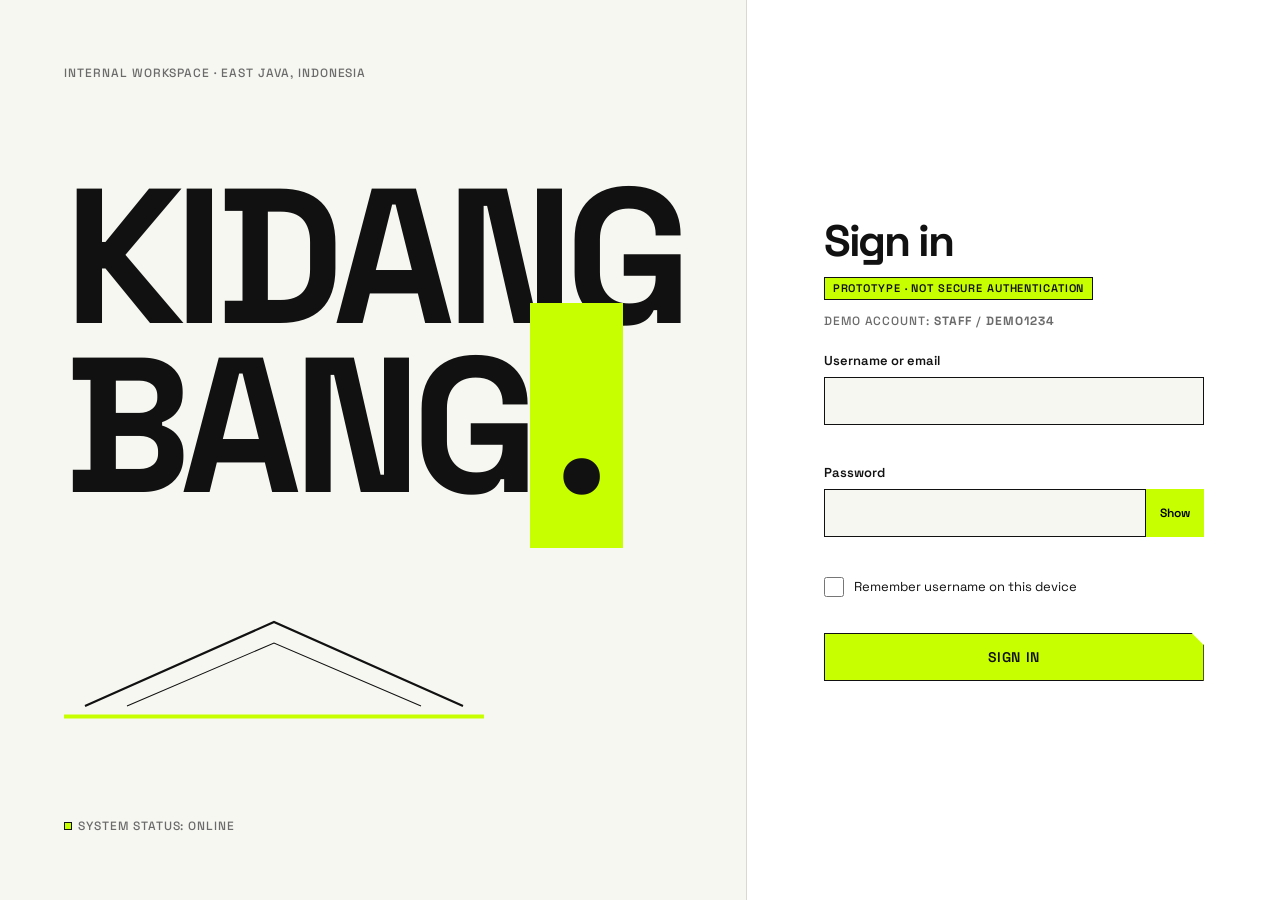
<file: index.html>
<!doctype html><html lang="en"><head><meta charset="utf-8"><meta name="viewport" content="width=device-width,initial-scale=1"><title>Sign in — KIDANG BANG</title>
<link rel="preconnect" href="https://fonts.googleapis.com"><link rel="preconnect" href="https://fonts.gstatic.com" crossorigin><link href="https://fonts.googleapis.com/css2?family=Space+Grotesk:wght@400;500;600;700&display=swap" rel="stylesheet">
<link rel="stylesheet" href="assets/css/style.css"><link rel="stylesheet" href="assets/css/login.css"></head>
<body><main class="lg">
<section class="lg-a"><span class="lbl">Internal workspace · East Java, Indonesia</span>
<h1 class="h1">KIDANG<br>BANG<span class="mk">.</span></h1>
<svg class="lg-svg" viewBox="0 0 400 120" aria-hidden="true"><path d="M20 100L200 20L380 100" fill="none" stroke="#111" stroke-width="2"/><path d="M60 100L200 40L340 100" fill="none" stroke="#111"/><path class="dr" d="M0 110H400" stroke="#C8FF00" stroke-width="4"/></svg>
<span class="lbl"><i class="dot"></i>System status: online</span></section>
<section class="lg-b"><form id="f" novalidate aria-labelledby="t"><h2 id="t">Sign in</h2><p class="demo">Prototype · not secure authentication</p>
<p class="lbl" style="margin:12px 0 20px">Demo account: <b>staff</b> / <b>demo1234</b></p>
<label for="u">Username or email</label><input id="u" name="u" autocomplete="username" required><small class="er" id="eu" role="alert"></small>
<label for="p">Password</label><div class="pw"><input id="p" name="p" type="password" autocomplete="current-password" required><button type="button" id="tg" aria-label="Show password" aria-pressed="false">Show</button></div><small class="er" id="ep" role="alert"></small>
<label class="ck"><input type="checkbox" id="r"> Remember username on this device</label>
<small class="er" id="ef" role="alert"></small>
<button class="btn p" type="submit" style="width:100%;justify-content:center">Sign in</button></form></section>
</main><script src="assets/js/login.js"></script></body></html>
</file>
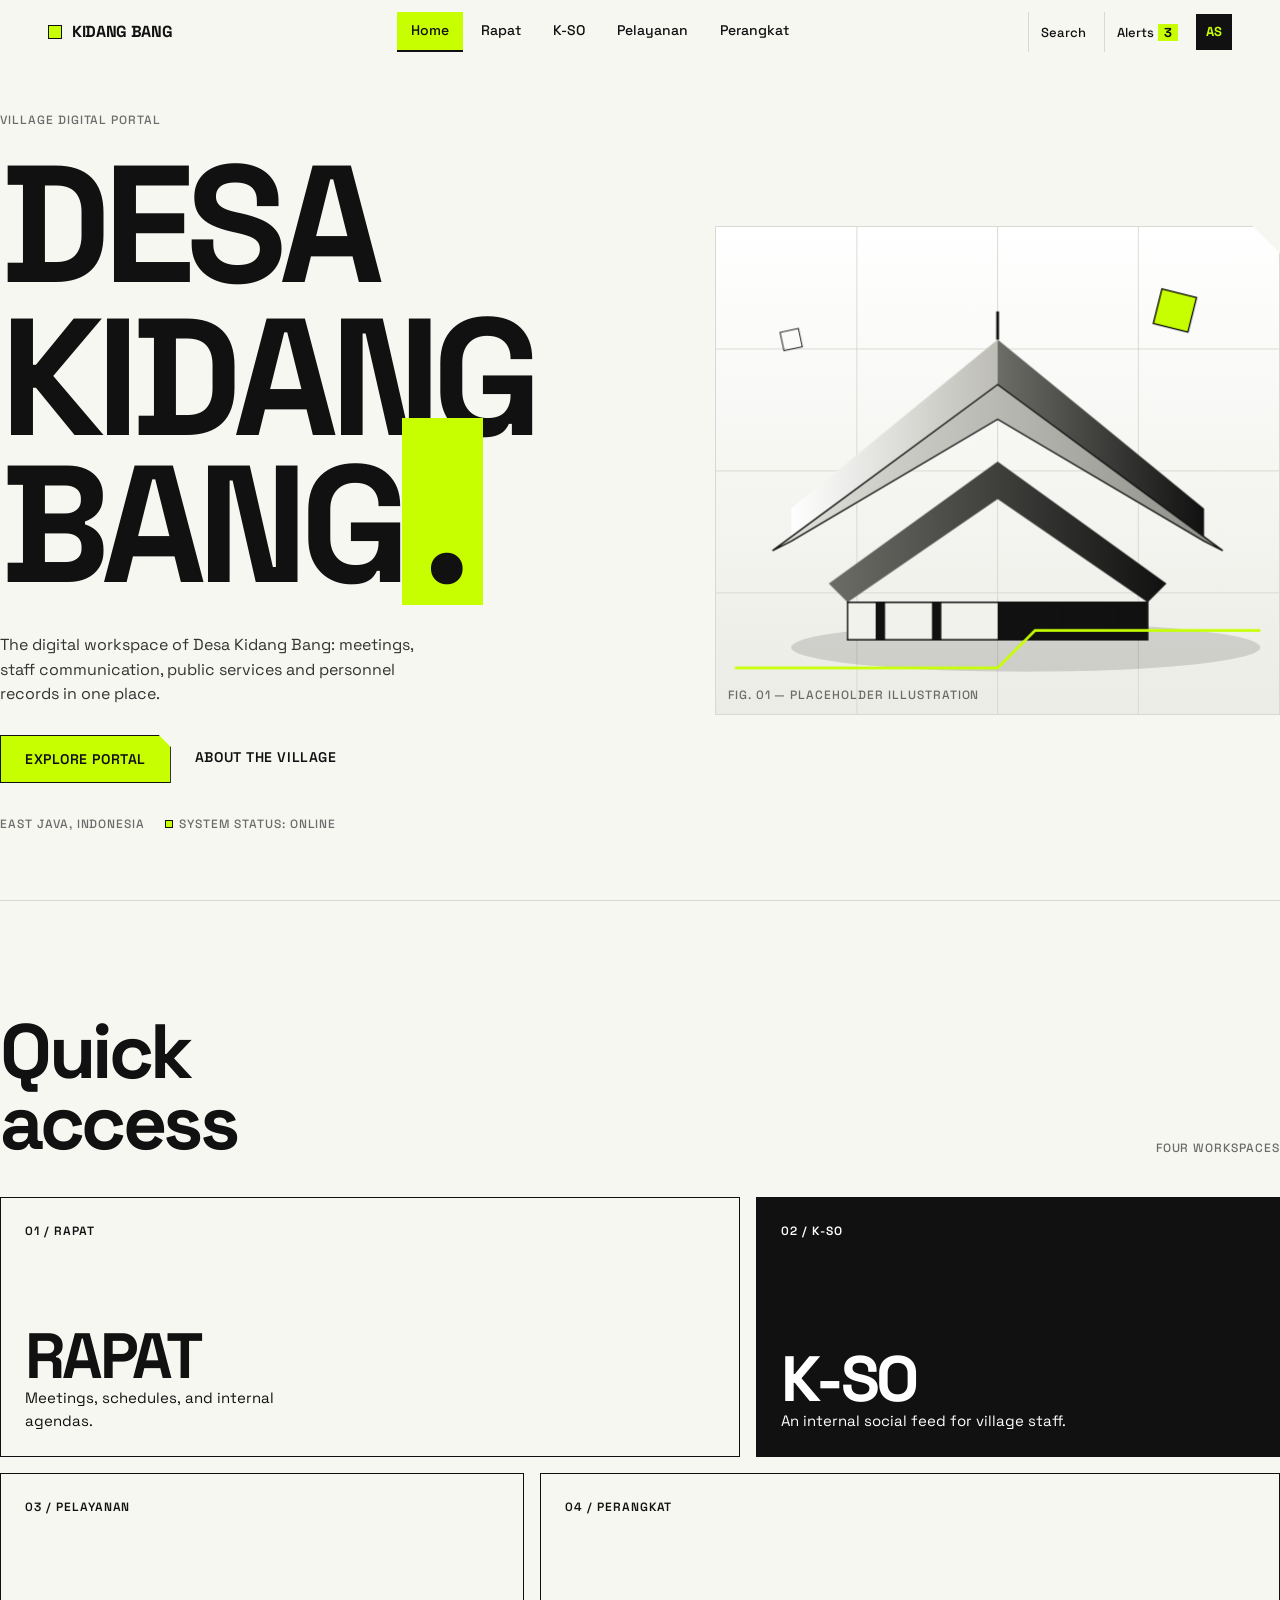
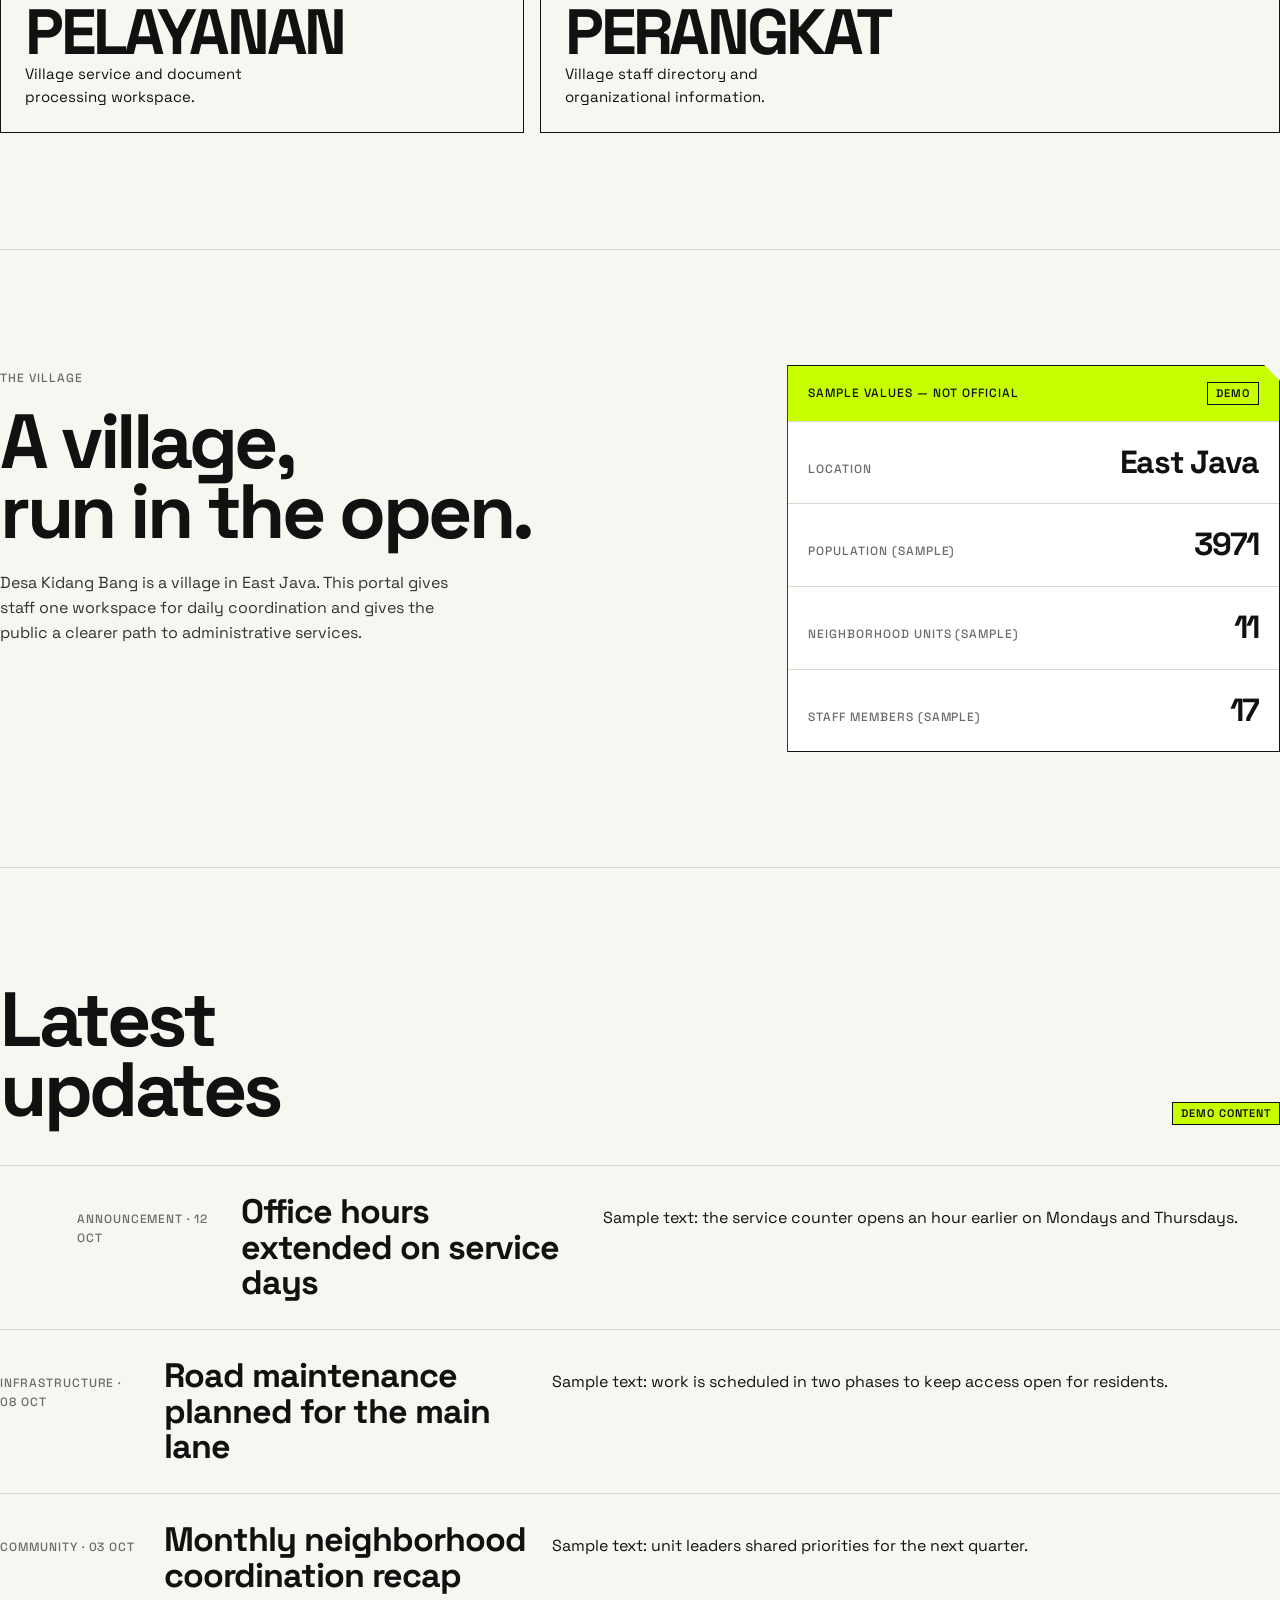
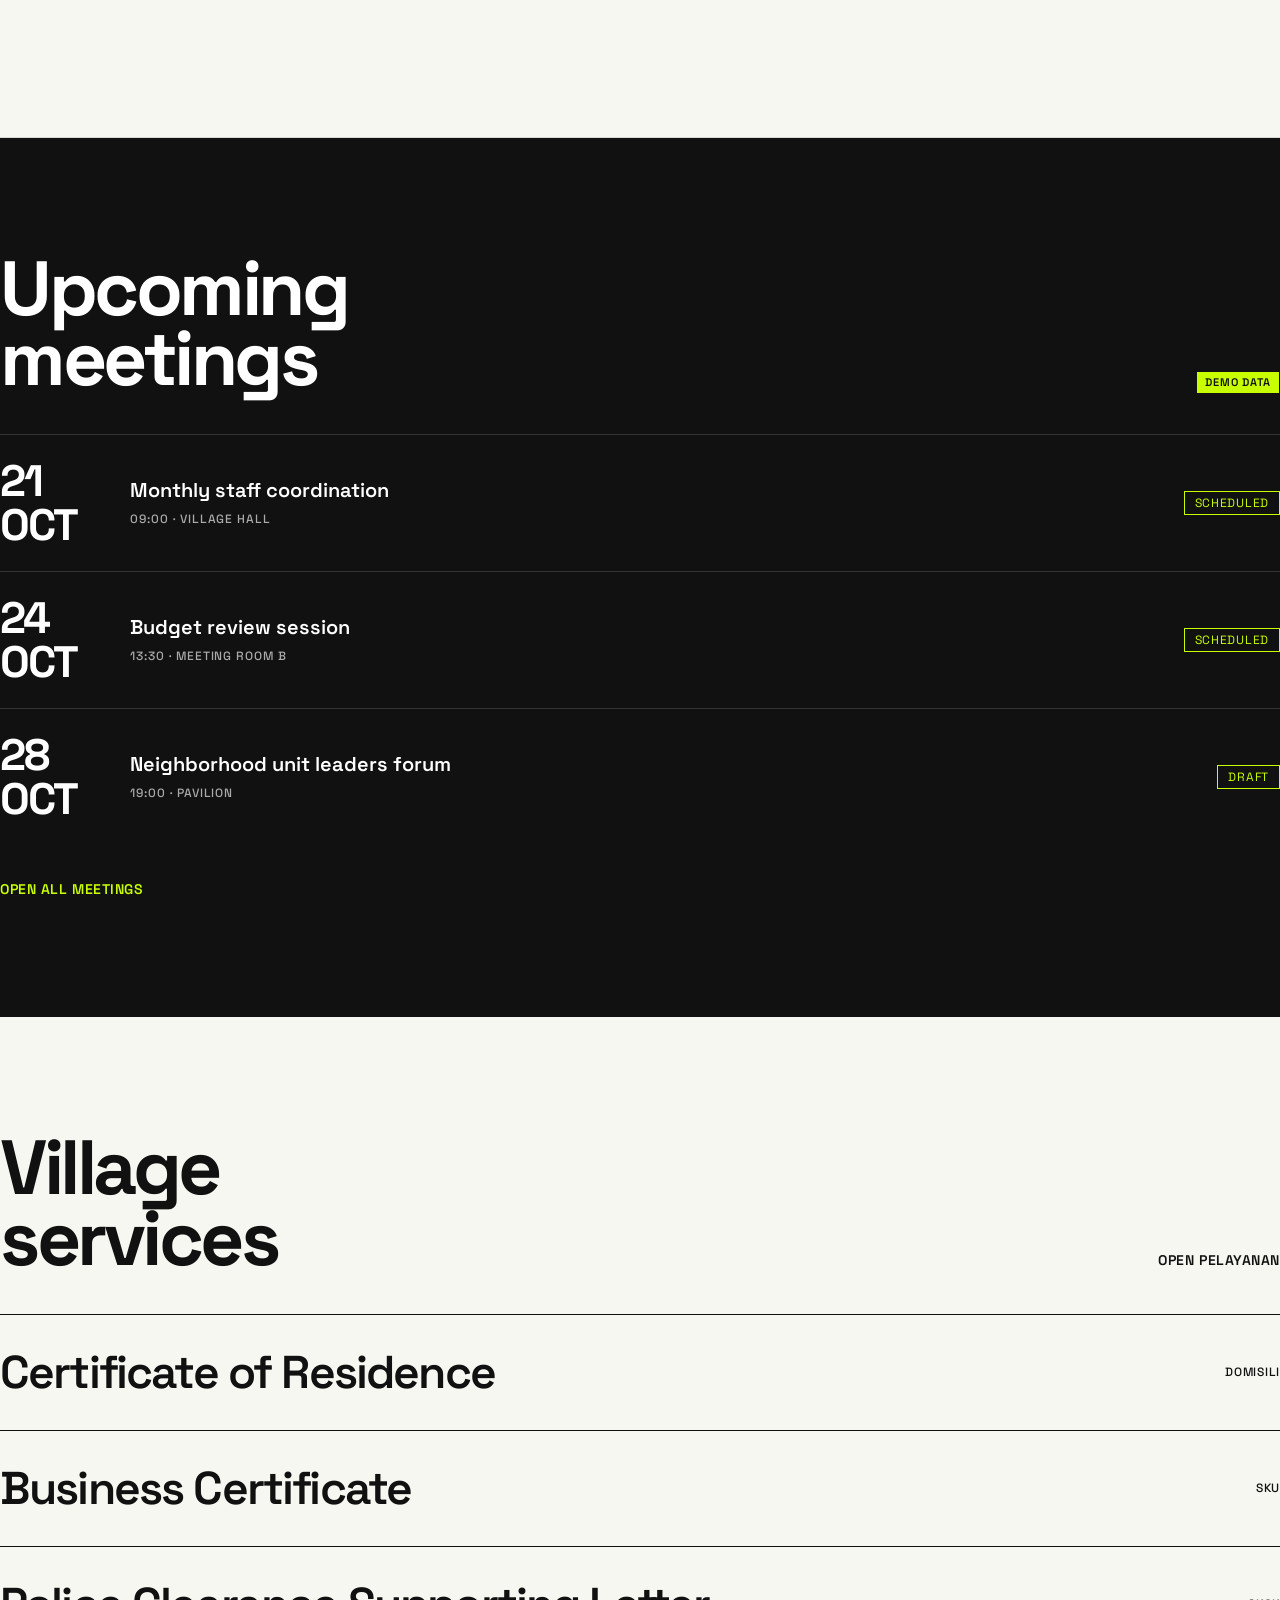
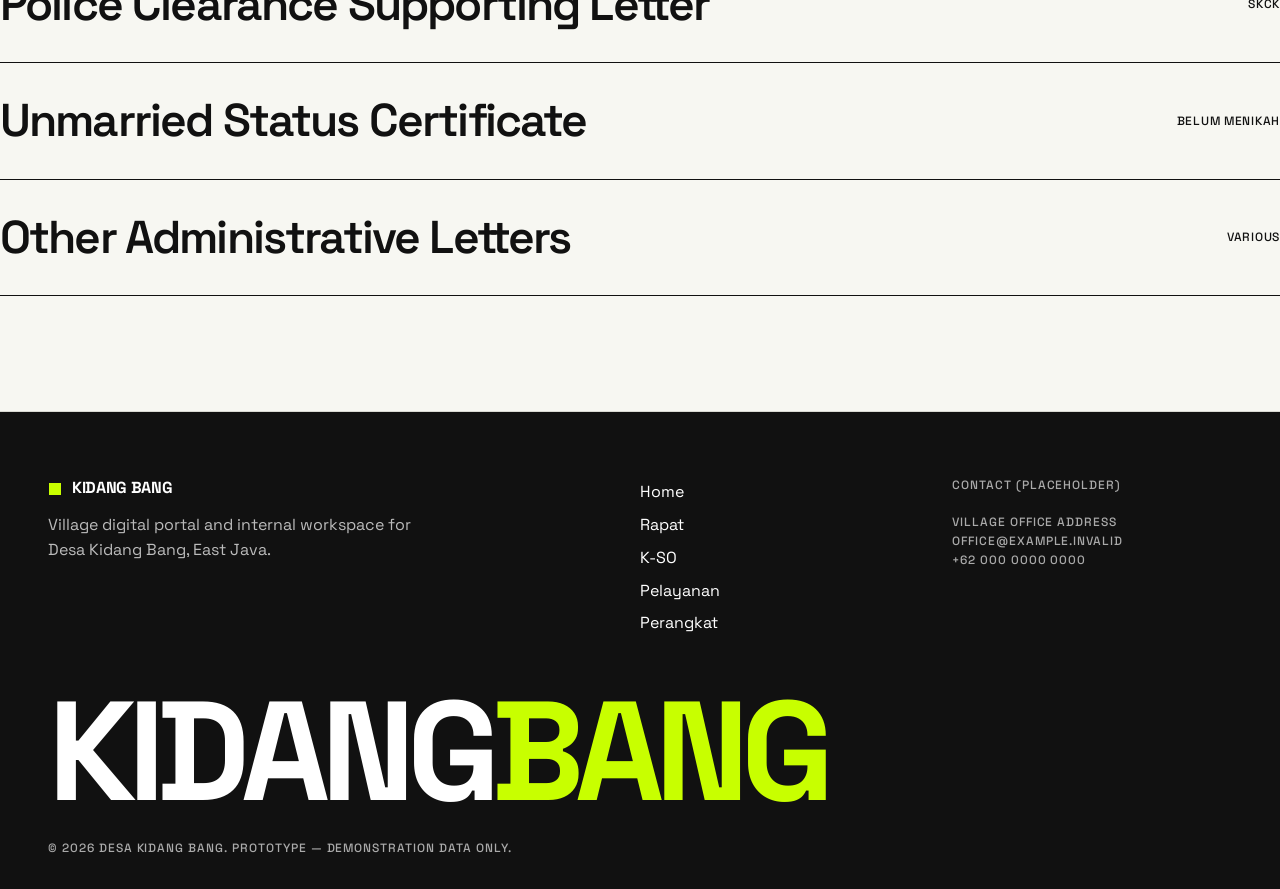
<file: home.html>
<!doctype html><html lang="en"><head><meta charset="utf-8"><meta name="viewport" content="width=device-width,initial-scale=1"><title>KIDANG BANG — Village Digital Portal</title>
<link rel="preconnect" href="https://fonts.googleapis.com"><link rel="preconnect" href="https://fonts.gstatic.com" crossorigin><link href="https://fonts.googleapis.com/css2?family=Space+Grotesk:wght@400;500;600;700&display=swap" rel="stylesheet">
<link rel="stylesheet" href="assets/css/style.css"><link rel="stylesheet" href="assets/css/home.css"></head>
<body data-page="home"><header id="nav"></header>
<main>
<section class="wrap hero" id="top">
<div><span class="lbl st" style="--d:.2s">Village Digital Portal</span>
<h1 class="h1" aria-label="Desa Kidangbang"><span class="l"><span>DESA</span></span><span class="l"><span>KIDANG<br>BANG<span class="mk">.</span></span></span></h1>
<p class="d st" style="--d:.7s">The digital workspace of Desa Kidang Bang: meetings, staff communication, public services and personnel records in one place.</p>
<div class="acts st" style="--d:.85s"><a class="btn p" href="#access">Explore portal</a><a class="tl" href="#about">About the village</a></div>
<div class="meta st" style="--d:1s"><span class="lbl">East Java, Indonesia</span><span class="lbl"><i class="dot"></i>System status: online</span></div></div>
<!-- HERO ARTWORK: CSS/SVG composition, NOT a 3D render. Replace this whole .art contents with <img src="assets/images/hero.webp" alt="..."> when a real asset exists. -->
<div class="art st" style="--d:.5s" role="img" aria-label="Monochrome architectural illustration of a joglo village hall">
<svg viewBox="0 0 600 520" aria-hidden="true">
<defs><linearGradient id="a" x1="0" x2="1"><stop offset="0" stop-color="#fff"/><stop offset="1" stop-color="#bdbdb6"/></linearGradient><linearGradient id="b" x1="0" x2="1"><stop offset="0" stop-color="#6d6d68"/><stop offset="1" stop-color="#111"/></linearGradient><linearGradient id="c" x1="0" x2="1"><stop offset="0" stop-color="#e4e4de"/><stop offset="1" stop-color="#8e8e88"/></linearGradient></defs>
<g stroke="#D9D9D2" stroke-width="1"><path d="M0 130H600M0 260H600M0 390H600M150 0V520M300 0V520M450 0V520"/></g>
<g class="ly" data-d="6"><ellipse cx="330" cy="448" rx="250" ry="26" fill="#111" opacity=".14"/></g>
<g class="ly" data-d="10">
<path d="M80 300L300 120L300 170L80 335Z" fill="url(#a)"/><path d="M300 120L520 300L520 335L300 170Z" fill="url(#b)"/>
<path d="M60 345L300 168L540 345L520 335L300 205L80 335Z" fill="url(#c)" stroke="#111" stroke-width="1.5"/>
<path d="M120 380L300 250L480 380L460 400L300 290L140 400Z" fill="url(#b)"/>
<path d="M140 400L460 400L460 440L140 440Z" fill="#f2f2ec" stroke="#111" stroke-width="1.5"/><path d="M300 400H460V440H300Z" fill="#111"/>
<g fill="#111"><rect x="170" y="400" width="10" height="40"/><rect x="230" y="400" width="10" height="40"/><rect x="360" y="400" width="10" height="40"/><rect x="420" y="400" width="10" height="40"/></g>
<path d="M300 120L300 90" stroke="#111" stroke-width="3"/></g>
<g class="ly" data-d="22"><rect x="470" y="70" width="38" height="38" fill="#C8FF00" stroke="#111" stroke-width="1.5" transform="rotate(14 489 89)"/><rect x="70" y="110" width="20" height="20" fill="none" stroke="#111" transform="rotate(-12 80 120)"/></g>
<path class="dr" d="M20 470H300L340 430H580" fill="none" stroke="#C8FF00" stroke-width="3"/></svg>
<span class="lbl tag">Fig. 01 — Placeholder illustration</span></div>
</section>

<section class="sec wrap" id="access"><div class="sh rv"><h2 class="h2">Quick<br>access</h2><span class="lbl">Four workspaces</span></div>
<div class="qa">
<a class="qc rv" href="rapat.html"><span class="n">01 / RAPAT</span><div><strong>RAPAT</strong><p>Meetings, schedules, and internal agendas.</p></div></a>
<a class="qc rv" href="k-so.html"><span class="n">02 / K-SO</span><div><strong>K-SO</strong><p>An internal social feed for village staff.</p></div></a>
<a class="qc rv" href="pelayanan.html"><span class="n">03 / PELAYANAN</span><div><strong>PELAYANAN</strong><p>Village service and document processing workspace.</p></div></a>
<a class="qc rv" href="perangkat.html"><span class="n">04 / PERANGKAT</span><div><strong>PERANGKAT</strong><p>Village staff directory and organizational information.</p></div></a>
</div></section>

<section class="sec wrap" id="about"><div class="vi"><div class="rv"><span class="lbl">The village</span><h2 class="h2" style="margin:16px 0 24px">A village,<br>run in the open.</h2><p style="max-width:48ch;color:#333">Desa Kidang Bang is a village in East Java. This portal gives staff one workspace for daily coordination and gives the public a clearer path to administrative services.</p></div>
<div class="panel rv"><div><span class="lbl" style="color:#111">Sample values — not official</span><span class="demo">Demo</span></div>
<div><span class="lbl">Location</span><b>East Java</b></div><div><span class="lbl">Population (sample)</span><b data-count="4200">0</b></div><div><span class="lbl">Neighborhood units (sample)</span><b data-count="12">0</b></div><div><span class="lbl">Staff members (sample)</span><b data-count="18">0</b></div></div></div></section>

<section class="sec wrap"><div class="sh rv"><h2 class="h2">Latest<br>updates</h2><span class="demo">Demo content</span></div>
<article class="up rv"><span class="lbl">Announcement · 12 Oct</span><h3>Office hours extended on service days</h3><p>Sample text: the service counter opens an hour earlier on Mondays and Thursdays.</p></article>
<article class="up rv"><span class="lbl">Infrastructure · 08 Oct</span><h3>Road maintenance planned for the main lane</h3><p>Sample text: work is scheduled in two phases to keep access open for residents.</p></article>
<article class="up rv"><span class="lbl">Community · 03 Oct</span><h3>Monthly neighborhood coordination recap</h3><p>Sample text: unit leaders shared priorities for the next quarter.</p></article></section>

<section class="dark"><div class="wrap sec" style="border:0"><div class="sh rv"><h2 class="h2">Upcoming<br>meetings</h2><span class="demo">Demo data</span></div>
<div class="mt rv"><b>21 OCT</b><div><h3>Monthly staff coordination</h3><span class="lbl">09:00 · Village hall</span></div><span class="stt">Scheduled</span></div>
<div class="mt rv"><b>24 OCT</b><div><h3>Budget review session</h3><span class="lbl">13:30 · Meeting room B</span></div><span class="stt">Scheduled</span></div>
<div class="mt rv"><b>28 OCT</b><div><h3>Neighborhood unit leaders forum</h3><span class="lbl">19:00 · Pavilion</span></div><span class="stt">Draft</span></div>
<p style="margin-top:32px"><a class="tl" href="rapat.html" style="color:var(--lime)">Open all meetings</a></p></div></section>

<section class="sec wrap"><div class="sh rv"><h2 class="h2">Village<br>services</h2><a class="tl" href="pelayanan.html">Open Pelayanan</a></div>
<a class="sv rv" href="pelayanan.html">Certificate of Residence<small>Domisili</small></a><a class="sv rv" href="pelayanan.html">Business Certificate<small>SKU</small></a><a class="sv rv" href="pelayanan.html">Police Clearance Supporting Letter<small>SKCK</small></a><a class="sv rv" href="pelayanan.html">Unmarried Status Certificate<small>Belum menikah</small></a><a class="sv rv" href="pelayanan.html" style="border-bottom:1px solid var(--ink)">Other Administrative Letters<small>Various</small></a></section>
</main>
<footer class="dark"><div class="wrap"><div class="ft"><div><span class="brand" style="color:#fff"><i></i>KIDANG BANG</span><p style="margin-top:12px;max-width:40ch;color:#bbb">Village digital portal and internal workspace for Desa Kidang Bang, East Java.</p></div>
<nav aria-label="Footer"><a href="home.html">Home</a><a href="rapat.html">Rapat</a><a href="k-so.html">K-SO</a><a href="pelayanan.html">Pelayanan</a><a href="perangkat.html">Perangkat</a></nav>
<div class="lbl">Contact (placeholder)<br><br>Village office address<br>office@example.invalid<br>+62 000 0000 0000</div></div>
<div class="big" aria-hidden="true">KIDANG<span style="color:var(--lime)">BANG</span></div><p class="lbl">© 2026 Desa Kidang Bang. Prototype — demonstration data only.</p></div></footer>
<script src="assets/js/main.js"></script><script src="assets/js/home.js"></script></body></html>
</file>
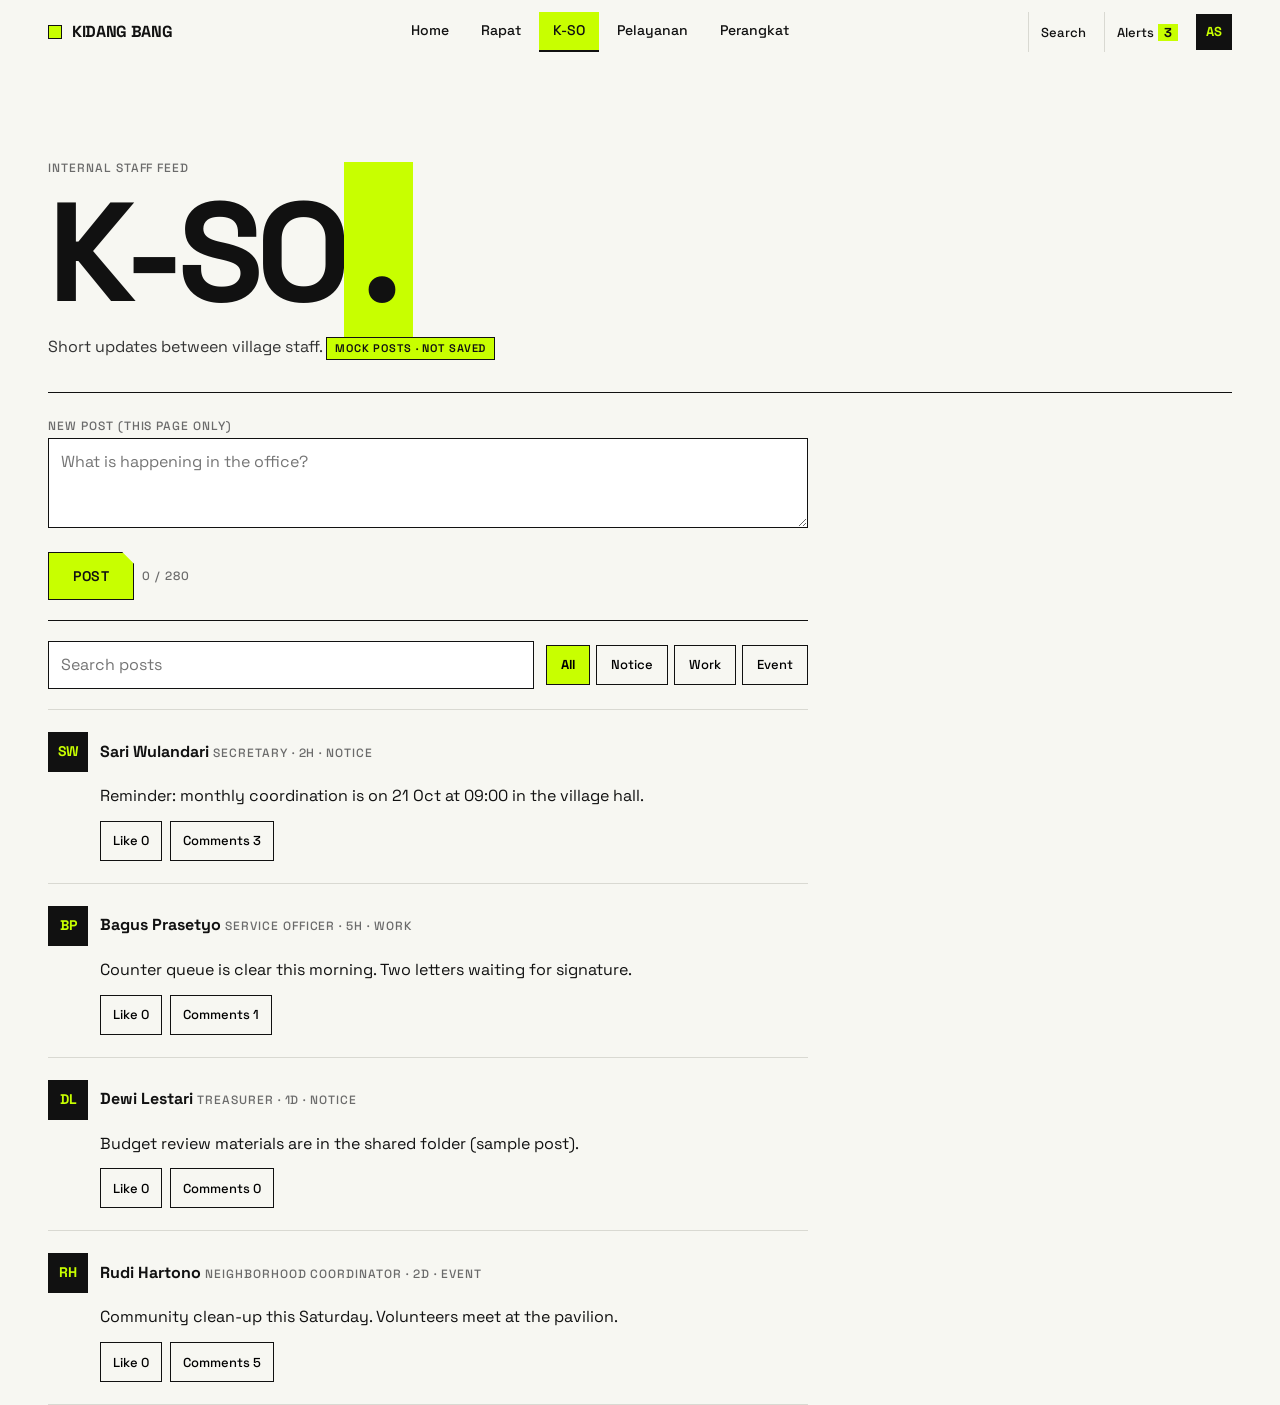
<file: k-so.html>
<!doctype html><html lang="en"><head><meta charset="utf-8"><meta name="viewport" content="width=device-width,initial-scale=1"><title>K-SO — Staff feed · KIDANG BANG</title>
<link rel="preconnect" href="https://fonts.googleapis.com"><link rel="preconnect" href="https://fonts.gstatic.com" crossorigin><link href="https://fonts.googleapis.com/css2?family=Space+Grotesk:wght@400;500;600;700&display=swap" rel="stylesheet">
<link rel="stylesheet" href="assets/css/style.css"><link rel="stylesheet" href="assets/css/pages.css"></head>
<body data-page="kso"><header id="nav"></header><main class="wrap">
<section class="ph"><span class="lbl">Internal staff feed</span><h1 class="h1">K-SO<span class="mk">.</span></h1><p>Short updates between village staff. <span class="demo">Mock posts · not saved</span></p></section>
<div class="feed"><form class="cmp" id="cf"><label class="lbl" for="ct">New post (this page only)</label><textarea class="s" id="ct" maxlength="280" placeholder="What is happening in the office?"></textarea><div class="fr"><button class="btn p" type="submit">Post</button><span class="lbl" id="cc" style="align-self:center">0 / 280</span></div></form>
<div class="tools" style="padding-inline:0"><input class="s" id="q" type="search" aria-label="Search posts" placeholder="Search posts"><div class="chips" id="ch"><button class="chip" aria-pressed="true" data-f="all">All</button><button class="chip" aria-pressed="false" data-f="Notice">Notice</button><button class="chip" aria-pressed="false" data-f="Work">Work</button><button class="chip" aria-pressed="false" data-f="Event">Event</button></div></div>
<div id="list" aria-live="polite"></div></div></main>
<script src="assets/js/main.js"></script><script src="assets/js/pages.js"></script></body></html>
</file>
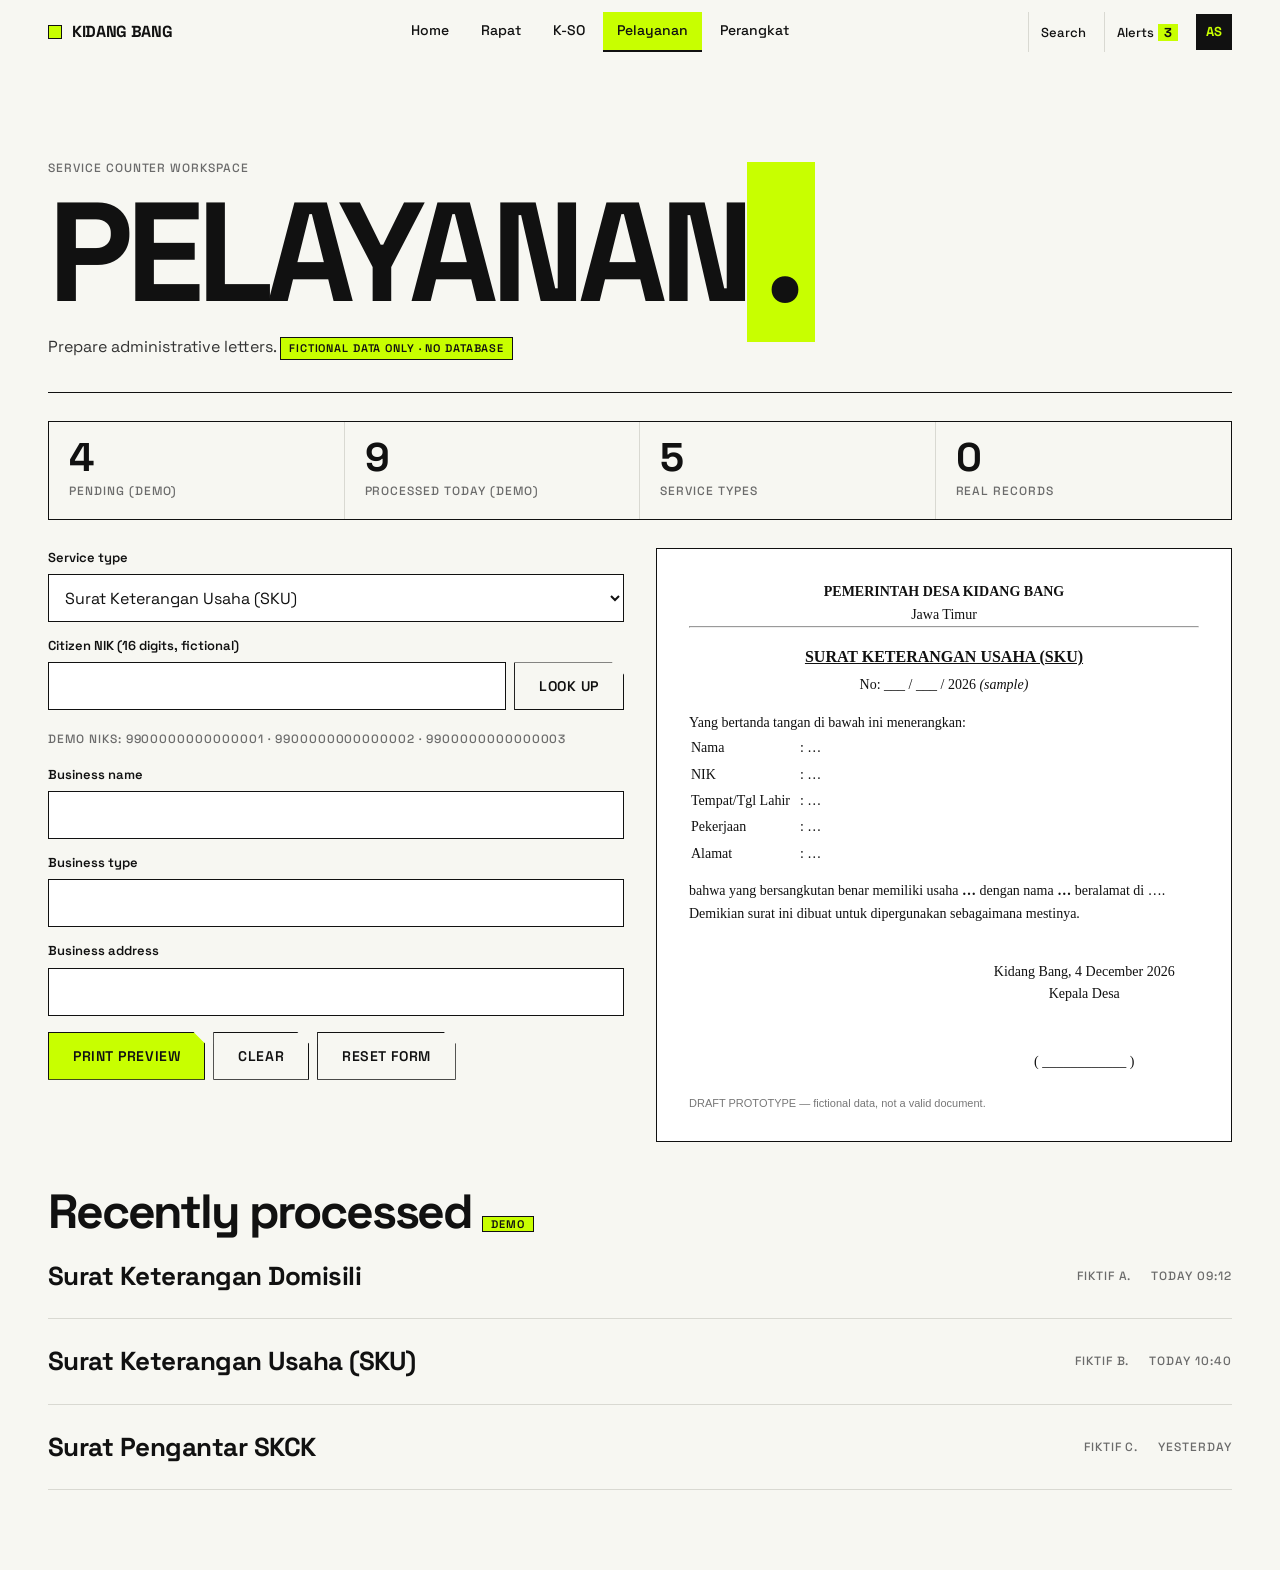
<file: pelayanan.html>
<!doctype html><html lang="en"><head><meta charset="utf-8"><meta name="viewport" content="width=device-width,initial-scale=1"><title>Pelayanan — Village services · KIDANG BANG</title>
<link rel="preconnect" href="https://fonts.googleapis.com"><link rel="preconnect" href="https://fonts.gstatic.com" crossorigin><link href="https://fonts.googleapis.com/css2?family=Space+Grotesk:wght@400;500;600;700&display=swap" rel="stylesheet">
<link rel="stylesheet" href="assets/css/style.css"><link rel="stylesheet" href="assets/css/pages.css"></head>
<body data-page="pelayanan"><header id="nav"></header><main class="wrap">
<section class="ph"><span class="lbl">Service counter workspace</span><h1 class="h1">PELAYANAN<span class="mk">.</span></h1><p>Prepare administrative letters. <span class="demo">Fictional data only · no database</span></p></section>
<div class="sum"><div><b>4</b><span class="lbl">Pending (demo)</span></div><div><b>9</b><span class="lbl">Processed today (demo)</span></div><div><b>5</b><span class="lbl">Service types</span></div><div><b>0</b><span class="lbl">Real records</span></div></div>
<!-- SECURITY NOTE: Authentication, server-side authorization and database security MUST be implemented before production use. This frontend is never a security boundary. Each .ws instance keeps its own state in its own DOM (no shared global form state), so several CS users/documents can be handled independently later. -->
<section class="ws" id="ws"><form id="wf" novalidate>
<div class="fld"><label for="sv">Service type</label><select id="sv"></select></div>
<div class="fld"><label for="nik">Citizen NIK (16 digits, fictional)</label><div style="display:flex;gap:8px"><input id="nik" inputmode="numeric" maxlength="16" autocomplete="off" style="flex:1"><button class="btn" type="button" id="lk">Look up</button></div><span class="er" id="en" role="alert"></span><span class="lbl">Demo NIKs: 9900000000000001 · 9900000000000002 · 9900000000000003</span></div>
<div class="cz" id="cz" hidden></div><div id="ex"></div>
<div class="fr"><button class="btn p" type="button" id="pp">Print preview</button><button class="btn" type="button" id="cl">Clear</button><button class="btn" type="reset" id="rs">Reset form</button></div></form>
<article class="prev" id="pv" aria-live="polite" aria-label="Document preview"></article></section>
<h2 class="h2" style="font-size:clamp(28px,4vw,48px)">Recently processed <span class="demo">Demo</span></h2>
<div id="rc" style="margin-bottom:80px"></div></main>
<script src="assets/js/main.js"></script><script src="assets/js/pages.js"></script></body></html>
</file>
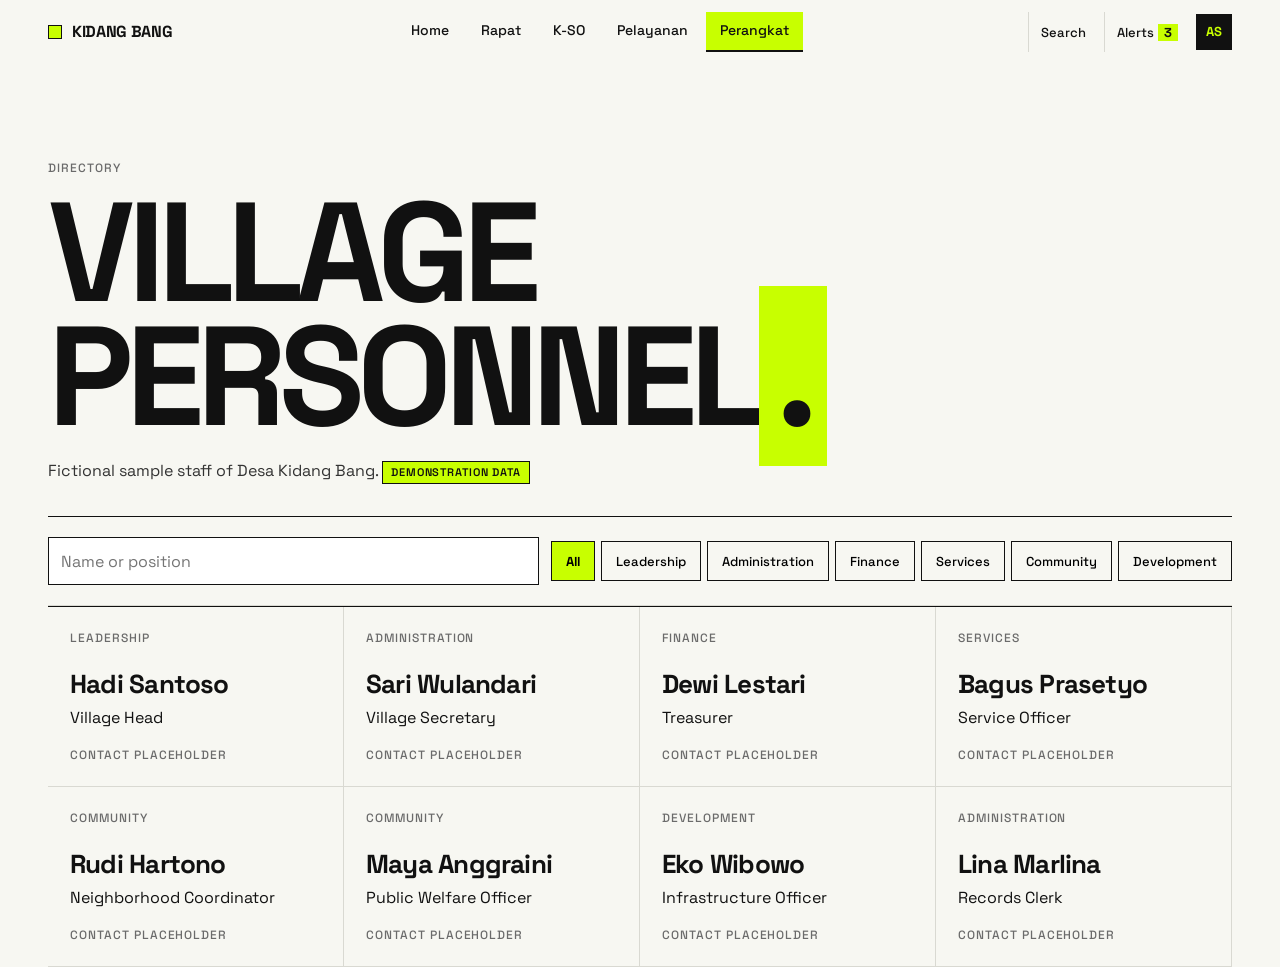
<file: perangkat.html>
<!doctype html><html lang="en"><head><meta charset="utf-8"><meta name="viewport" content="width=device-width,initial-scale=1"><title>Perangkat — Village personnel · KIDANG BANG</title>
<link rel="preconnect" href="https://fonts.googleapis.com"><link rel="preconnect" href="https://fonts.gstatic.com" crossorigin><link href="https://fonts.googleapis.com/css2?family=Space+Grotesk:wght@400;500;600;700&display=swap" rel="stylesheet">
<link rel="stylesheet" href="assets/css/style.css"><link rel="stylesheet" href="assets/css/pages.css"></head>
<body data-page="perangkat"><header id="nav"></header><main class="wrap">
<section class="ph"><span class="lbl">Directory</span><h1 class="h1">VILLAGE<br>PERSONNEL<span class="mk">.</span></h1><p>Fictional sample staff of Desa Kidang Bang. <span class="demo">Demonstration data</span></p></section>
<div class="tools"><input class="s" id="q" type="search" aria-label="Search staff" placeholder="Name or position"><div class="chips" id="ch"></div></div><div class="dir" id="list" aria-live="polite"></div></main>
<script src="assets/js/main.js"></script><script src="assets/js/pages.js"></script></body></html>
</file>
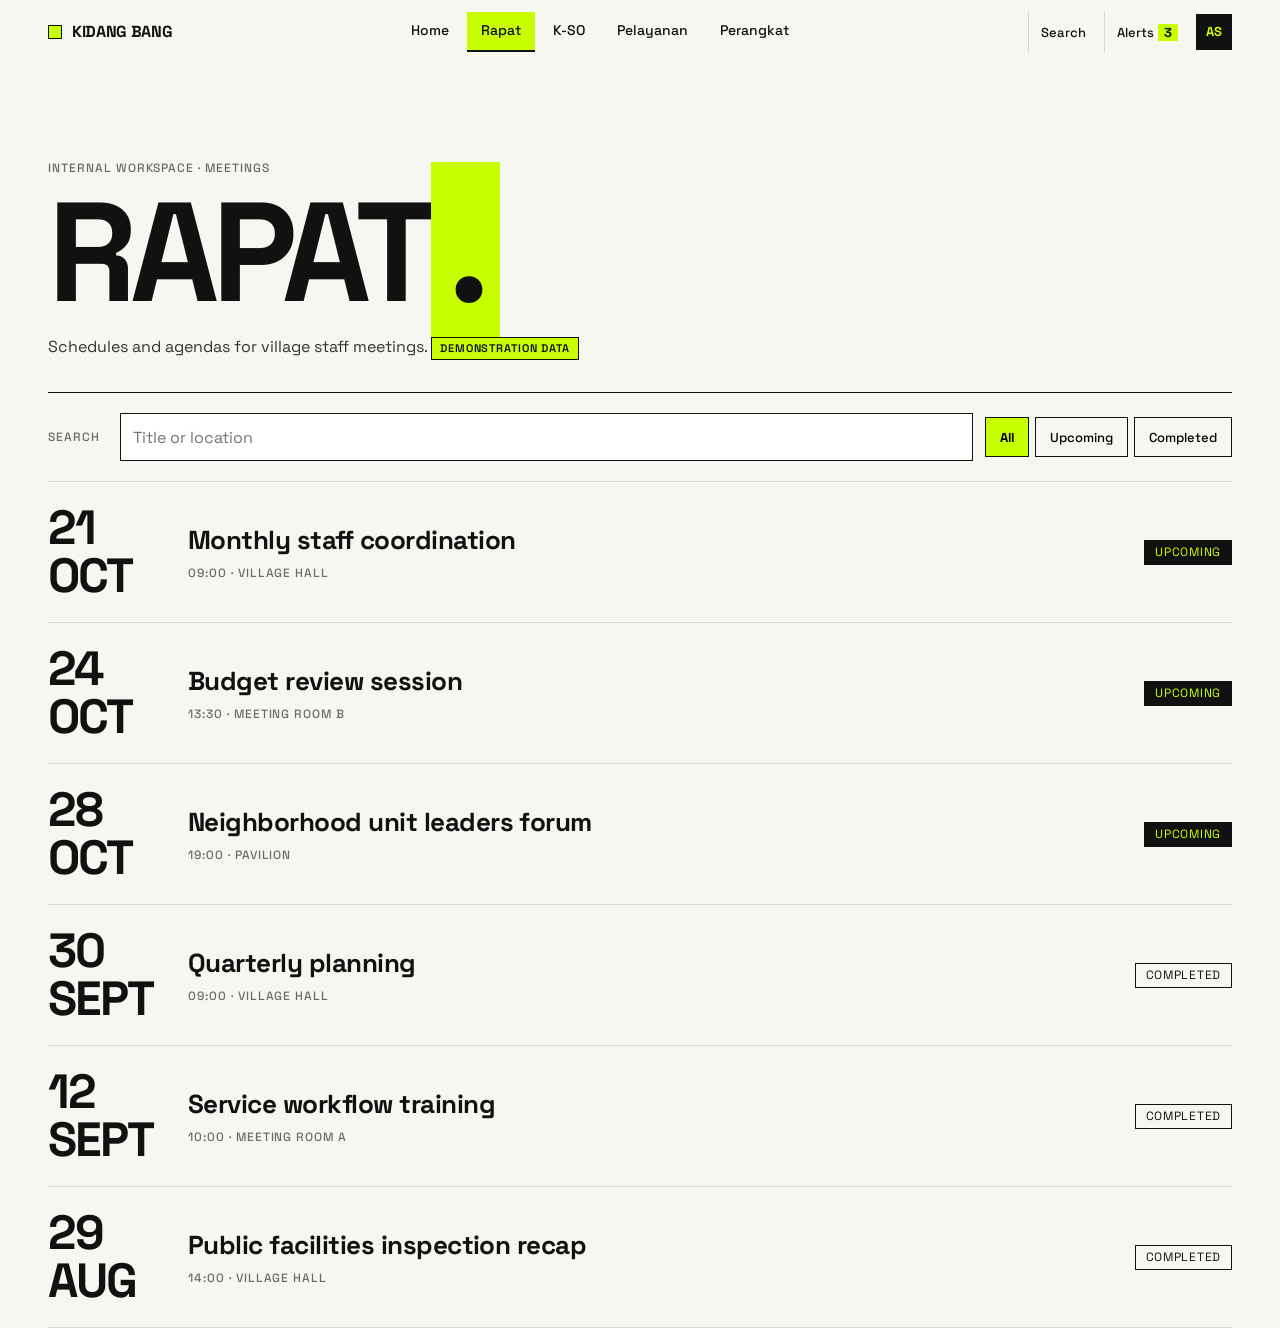
<file: rapat.html>
<!doctype html><html lang="en"><head><meta charset="utf-8"><meta name="viewport" content="width=device-width,initial-scale=1"><title>Rapat — Meetings · KIDANG BANG</title>
<link rel="preconnect" href="https://fonts.googleapis.com"><link rel="preconnect" href="https://fonts.gstatic.com" crossorigin><link href="https://fonts.googleapis.com/css2?family=Space+Grotesk:wght@400;500;600;700&display=swap" rel="stylesheet">
<link rel="stylesheet" href="assets/css/style.css"><link rel="stylesheet" href="assets/css/pages.css"></head>
<body data-page="rapat"><header id="nav"></header><main class="wrap">
<section class="ph"><span class="lbl">Internal workspace · Meetings</span><h1 class="h1">RAPAT<span class="mk">.</span></h1><p>Schedules and agendas for village staff meetings. <span class="demo">Demonstration data</span></p></section>
<div class="tools"><label class="lbl" for="q" style="margin-right:8px">Search</label><input class="s" id="q" type="search" placeholder="Title or location"><div class="chips" id="ch"><button class="chip" aria-pressed="true" data-f="all">All</button><button class="chip" aria-pressed="false" data-f="upcoming">Upcoming</button><button class="chip" aria-pressed="false" data-f="done">Completed</button></div></div>
<div id="list" aria-live="polite"></div></main>
<script src="assets/js/main.js"></script><script src="assets/js/pages.js"></script></body></html>
</file>
<file: assets/css/style.css>
:root{--bg:#F7F7F2;--ink:#111111;--mute:#6b6b6b;--lime:#C8FF00;--line:#D9D9D2;--f:"Space Grotesk","Helvetica Neue",Arial,sans-serif;--w:1320px}
*{box-sizing:border-box;margin:0}html{scroll-padding-top:80px;-webkit-text-size-adjust:100%}
body{background:var(--bg);color:var(--ink);font:400 16px/1.55 var(--f);overflow-x:hidden;animation:pin .35s ease both}
body.leave{opacity:0;transition:opacity .18s}@keyframes pin{from{opacity:0}}
a{color:inherit}img,svg{max-width:100%;display:block}
:focus-visible{outline:2px solid var(--ink);outline-offset:3px;box-shadow:0 0 0 5px var(--lime)}
.wrap{max-width:var(--w);margin:0 auto;padding:0 clamp(16px,4vw,48px)}
.lbl{font-size:12px;letter-spacing:.08em;text-transform:uppercase;color:var(--mute);font-weight:500}
.h1{font-weight:700;letter-spacing:-.05em;line-height:.88}
.h2{font-size:clamp(36px,6vw,84px);font-weight:700;letter-spacing:-.045em;line-height:.92}
.mk{background:var(--lime);padding:0 .12em}
.btn{display:inline-flex;align-items:center;gap:10px;min-height:48px;padding:0 24px;border:1.5px solid var(--ink);background:var(--bg);color:var(--ink);font:600 14px var(--f);letter-spacing:.04em;text-transform:uppercase;text-decoration:none;cursor:pointer;clip-path:polygon(0 0,calc(100% - 12px) 0,100% 12px,100% 100%,0 100%);transition:background .2s,transform .2s}
.btn:hover{transform:translateY(-2px);background:var(--lime)}.btn.p{background:var(--lime)}.btn.p:hover{background:var(--ink);color:var(--lime)}
.tl{text-decoration:none;background:linear-gradient(var(--ink),var(--ink)) 0 100%/0 2px no-repeat;transition:background-size .25s;padding-bottom:2px;font-weight:600;font-size:14px;letter-spacing:.04em;text-transform:uppercase}.tl:hover{background-size:100% 2px}
.nav{position:sticky;top:0;z-index:50;border-bottom:1px solid transparent;transition:background .25s,border-color .25s}
.nav.s{background:rgba(247,247,242,.92);backdrop-filter:blur(8px);border-color:var(--line)}
.nav-in{display:flex;align-items:center;justify-content:space-between;height:64px;max-width:var(--w);margin:0 auto;padding:0 clamp(16px,4vw,48px);gap:16px}
.brand{display:flex;align-items:center;gap:10px;font-weight:700;letter-spacing:-.02em;text-decoration:none}.brand i{width:14px;height:14px;background:var(--lime);border:1.5px solid var(--ink)}
#menu{display:flex;gap:4px}#menu a{padding:8px 14px;text-decoration:none;font-size:14px;font-weight:500;border-bottom:2px solid transparent;transition:background .2s}
#menu a:hover{background:var(--line)}#menu a.on{background:var(--lime);border-color:var(--ink)}
.nav-r{display:flex;align-items:center;gap:6px;position:relative}.nav-r button,.burger{font:500 13px var(--f);background:none;border:0;border-left:1px solid var(--line);padding:8px 12px;cursor:pointer;min-height:40px;color:var(--ink)}
.nav-r b{background:var(--lime);padding:0 6px;margin-left:4px;font-weight:700}.user{width:36px;height:36px;display:grid;place-items:center;background:var(--ink);color:var(--lime);font-weight:700;font-size:13px;text-decoration:none}
.burger{display:none}.pop{position:absolute;right:0;top:52px;width:min(340px,92vw);background:var(--bg);border:1.5px solid var(--ink);padding:16px;z-index:60}
.pop[hidden]{display:none}.pop input{width:100%;font:16px var(--f);padding:10px;border:1.5px solid var(--ink);background:#fff;margin-bottom:8px}.pop a,.pop p{display:block;padding:8px 0;border-top:1px solid var(--line);text-decoration:none;font-size:14px}.pop a:hover{background:var(--lime)}
@media(max-width:860px){.burger{display:block;border:1.5px solid var(--ink)}#menu{position:absolute;left:0;right:0;top:64px;flex-direction:column;background:var(--bg);border-bottom:1.5px solid var(--ink);padding:8px clamp(16px,4vw,48px) 16px;transform:translateY(-8px);opacity:0;visibility:hidden;transition:.22s}#menu.open{transform:none;opacity:1;visibility:visible}#menu a{padding:14px 0;font-size:22px;font-weight:700;letter-spacing:-.03em}.nav-r button.hm{display:none}}
.rv{opacity:0;transform:translateY(24px);transition:opacity .7s cubic-bezier(.2,.7,.2,1),transform .7s cubic-bezier(.2,.7,.2,1)}.rv.in{opacity:1;transform:none}
.dark{background:var(--ink);color:#fff}.dark .lbl{color:#aaa}
#modal{position:fixed;inset:0;z-index:90;background:rgba(17,17,17,.6);display:grid;place-items:center;padding:16px;animation:pin .2s}#modal[hidden]{display:none}
.mbox{background:var(--bg);border:1.5px solid var(--ink);max-width:620px;width:100%;max-height:88vh;overflow:auto;padding:28px;position:relative}.mbox .x{position:absolute;right:12px;top:12px;font:600 13px var(--f);border:1.5px solid var(--ink);background:var(--bg);padding:8px 12px;cursor:pointer;min-height:40px}
.mbox h3{font-size:clamp(26px,5vw,40px);letter-spacing:-.04em;line-height:1;margin:8px 40px 16px 0}
.demo{display:inline-block;font-size:11px;letter-spacing:.08em;text-transform:uppercase;border:1px solid var(--ink);padding:2px 8px;background:var(--lime);font-weight:600;color:var(--ink)}
@media(prefers-reduced-motion:reduce){*,*::before,*::after{animation-duration:.01ms!important;animation-delay:0s!important;transition-duration:.01ms!important}.rv{opacity:1;transform:none}}
</file>
<file: assets/css/login.css>
.lg{display:grid;grid-template-columns:1.3fr 1fr;min-height:100svh}.lg-a{padding:clamp(24px,5vw,64px);display:flex;flex-direction:column;justify-content:space-between;gap:32px;border-right:1px solid var(--line)}
.lg-a .h1{font-size:clamp(72px,15vw,240px)}.lg-svg{width:min(100%,420px)}.dr{stroke-dasharray:400;stroke-dashoffset:400;animation:dr 2s .4s ease forwards}@keyframes dr{to{stroke-dashoffset:0}}
.dot{display:inline-block;width:8px;height:8px;background:var(--lime);border:1px solid var(--ink);margin-right:6px}
.lg-b{display:grid;place-items:center;padding:24px;background:#fff}form{width:min(100%,380px)}form h2{font-size:44px;letter-spacing:-.05em;line-height:1;margin-bottom:12px}
label{display:block;font-size:13px;font-weight:600;margin:16px 0 6px}input[type=text],input[type=password],#u{width:100%;min-height:48px;padding:0 12px;font:16px var(--f);border:1.5px solid var(--ink);background:var(--bg)}
input:focus-visible{outline:none;background:#fff;box-shadow:0 0 0 3px var(--lime)}input[aria-invalid=true]{border-color:#b00020}.pw{position:relative}.pw input{padding-right:72px}.pw button{position:absolute;right:0;top:0;height:48px;padding:0 14px;border:0;border-left:1.5px solid var(--ink);background:var(--lime);font:600 12px var(--f);cursor:pointer}
.ck{display:flex;gap:10px;align-items:center;font-weight:400;margin:18px 0}.ck input{width:20px;height:20px;accent-color:#111}.er{display:block;color:#b00020;font-size:13px;min-height:18px;margin-top:4px}
@media(max-width:820px){.lg{grid-template-columns:1fr}.lg-a{border:0;border-bottom:1px solid var(--line);min-height:44svh}.lg-a .h1{font-size:clamp(64px,22vw,140px)}}
</file>
<file: assets/css/home.css>
.hero{position:relative;min-height:calc(100svh - 64px);display:grid;grid-template-columns:1.1fr .9fr;align-items:center;gap:24px;padding:24px 0 48px;border-bottom:1px solid var(--line)}
.hero .h1{font-size:clamp(64px,13vw,210px);margin:20px 0 28px}.hero .h1 .l{display:block;overflow:hidden;padding-bottom:.04em}.hero .h1 .l>span{display:block;transform:translateY(105%);animation:up 1s cubic-bezier(.2,.8,.2,1) forwards}.hero .h1 .l:nth-child(2)>span{animation-delay:.12s}
@keyframes up{to{transform:none}}.st{opacity:0;animation:fi .7s ease forwards;animation-delay:var(--d,.5s)}@keyframes fi{to{opacity:1}}
.hero p.d{max-width:44ch;color:#333;margin-bottom:28px}.acts{display:flex;gap:24px;align-items:center;flex-wrap:wrap}
.meta{display:flex;gap:20px;flex-wrap:wrap;margin-top:32px}.dot{display:inline-block;width:8px;height:8px;background:var(--lime);border:1px solid var(--ink);margin-right:6px;animation:bl 2s steps(2) infinite}@keyframes bl{50%{opacity:.25}}
.art{position:relative;aspect-ratio:6/5.2;border:1px solid var(--line);background:linear-gradient(#fff,#ecece6);clip-path:polygon(0 0,calc(100% - 28px) 0,100% 28px,100% 100%,0 100%)}
.art svg{position:absolute;inset:0;width:100%;height:100%}.art .ly{transition:transform .25s ease-out;will-change:transform}
.dr{stroke-dasharray:600;stroke-dashoffset:600;animation:dr 2.2s .9s ease forwards}@keyframes dr{to{stroke-dashoffset:0}}
.art .tag{position:absolute;left:12px;bottom:10px}
@media(max-width:860px){.hero{grid-template-columns:1fr;min-height:0}.hero .h1{font-size:clamp(56px,19vw,120px)}}
.sec{padding:clamp(56px,9vw,120px) 0;border-bottom:1px solid var(--line)}.sh{display:flex;justify-content:space-between;align-items:end;gap:16px;margin-bottom:40px;flex-wrap:wrap}
.qa{display:grid;grid-template-columns:repeat(12,1fr);gap:16px}.qc{position:relative;display:flex;flex-direction:column;justify-content:space-between;min-height:260px;padding:24px;border:1.5px solid var(--ink);text-decoration:none;overflow:hidden;transition:transform .25s,background .25s}
.qc:hover{transform:translateY(-4px);background:var(--lime)}.qc strong{font-size:clamp(34px,5vw,72px);letter-spacing:-.05em;line-height:.9}.qc span.n{font-size:12px;letter-spacing:.08em;font-weight:600}.qc p{max-width:30ch;font-size:15px}
.qc:nth-child(1){grid-column:span 7}.qc:nth-child(2){grid-column:span 5;background:var(--ink);color:#fff}.qc:nth-child(2):hover{color:var(--ink)}.qc:nth-child(3){grid-column:span 5}.qc:nth-child(4){grid-column:span 7;min-height:200px}
@media(max-width:760px){.qc:nth-child(n){grid-column:span 12;min-height:200px}}
.vi{display:grid;grid-template-columns:1.2fr .8fr;gap:48px}.panel{border:1.5px solid var(--ink);clip-path:polygon(0 0,calc(100% - 16px) 0,100% 16px,100% 100%,0 100%);background:#fff}
.panel div{display:flex;justify-content:space-between;align-items:baseline;padding:16px 20px;border-top:1px solid var(--line);gap:12px}.panel div:first-child{border:0;background:var(--lime)}.panel b{font-size:32px;letter-spacing:-.04em}
@media(max-width:860px){.vi{grid-template-columns:1fr;gap:28px}}
.up{display:grid;grid-template-columns:140px 1fr 2fr;gap:24px;padding:28px 0;border-top:1px solid var(--line);align-items:baseline}.up:nth-child(3n+2){padding-left:clamp(0px,6vw,96px)}.up h3{font-size:clamp(22px,3vw,34px);letter-spacing:-.03em;line-height:1.05}
@media(max-width:760px){.up{grid-template-columns:1fr;gap:8px}.up:nth-child(n){padding-left:0}}
.mt{display:grid;grid-template-columns:110px 1fr auto;gap:20px;align-items:center;padding:24px 0;border-top:1px solid #333}.mt b{font-size:clamp(24px,4vw,44px);letter-spacing:-.04em;line-height:1}.mt h3{font-size:20px;font-weight:600}.stt{border:1px solid var(--lime);color:var(--lime);padding:2px 10px;font-size:12px;letter-spacing:.06em;text-transform:uppercase}
@media(max-width:640px){.mt{grid-template-columns:1fr auto}.mt b{grid-column:1/-1}}
.sv{display:flex;justify-content:space-between;align-items:center;gap:16px;padding:22px 0;border-top:1px solid var(--ink);text-decoration:none;font-size:clamp(22px,3.6vw,46px);letter-spacing:-.04em;font-weight:600;transition:padding .25s,background .25s}.sv:hover{background:var(--lime);padding-left:16px;padding-right:16px}.sv small{font-size:12px;letter-spacing:.06em;text-transform:uppercase;font-weight:500}
footer{padding:64px 0 32px}.ft{display:grid;grid-template-columns:2fr 1fr 1fr;gap:32px}.ft a{display:block;padding:4px 0;text-decoration:none}.ft a:hover{color:var(--lime)}.big{font-size:clamp(40px,11vw,160px);letter-spacing:-.06em;font-weight:700;line-height:.9;margin:48px 0 24px}
@media(max-width:700px){.ft{grid-template-columns:1fr}}
</file>
<file: assets/css/pages.css>
.ph{padding:clamp(40px,7vw,96px) 0 32px;border-bottom:1px solid var(--ink)}.ph .h1{font-size:clamp(52px,11vw,170px);margin:12px 0 20px}.ph p{max-width:56ch;color:#333}
.tools{display:flex;gap:12px;flex-wrap:wrap;padding:20px 0;border-bottom:1px solid var(--line);align-items:center}
input.s,select.s,textarea.s,.fld input,.fld select{min-height:48px;padding:0 12px;font:16px var(--f);border:1.5px solid var(--ink);background:#fff;color:var(--ink);min-width:0}input.s{flex:1 1 220px}textarea.s{width:100%;padding:12px;min-height:90px}
.chips{display:flex;gap:6px;flex-wrap:wrap}.chip{min-height:40px;padding:0 14px;border:1.5px solid var(--ink);background:var(--bg);font:500 13px var(--f);cursor:pointer}.chip[aria-pressed=true]{background:var(--lime);font-weight:700}
.rw{display:grid;grid-template-columns:120px 1fr auto;gap:20px;padding:22px 0;border-bottom:1px solid var(--line);align-items:center;width:100%;text-align:left;background:none;border-inline:0;border-top:0;font:inherit;color:inherit;cursor:pointer;transition:background .2s,padding .2s}.rw:hover{background:var(--lime);padding-inline:12px}
.rw b{font-size:clamp(26px,4vw,48px);letter-spacing:-.04em;line-height:1}.rw h3{font-size:clamp(18px,2.4vw,26px);letter-spacing:-.02em}.tg{border:1px solid var(--ink);padding:2px 10px;font-size:12px;letter-spacing:.06em;text-transform:uppercase;white-space:nowrap}.tg.u{background:var(--ink);color:var(--lime)}
@media(max-width:640px){.rw{grid-template-columns:1fr auto}.rw b{grid-column:1/-1}}
.gh{margin:36px 0 4px}.empty{padding:40px 0;color:var(--mute)}
.feed{display:grid;grid-template-columns:minmax(0,1fr);max-width:760px;margin-inline:0}.cmp{padding:20px 0;border-bottom:1px solid var(--ink)}
.post{padding:22px 0;border-bottom:1px solid var(--line)}.post .hd{display:flex;gap:12px;align-items:center}.av{width:40px;height:40px;background:var(--ink);color:var(--lime);display:grid;place-items:center;font-weight:700;font-size:14px;flex:none}
.post p{margin:12px 0 12px 52px}.acts2{display:flex;gap:8px;margin-left:52px}.acts2 button{min-height:40px;padding:0 12px;border:1.5px solid var(--ink);background:var(--bg);font:500 13px var(--f);cursor:pointer}.acts2 button[aria-pressed=true]{background:var(--lime);font-weight:700}
.dir{display:grid;grid-template-columns:repeat(auto-fill,minmax(260px,1fr));border-top:1px solid var(--ink)}.sc{text-align:left;padding:22px;border:0;border-bottom:1px solid var(--line);border-right:1px solid var(--line);background:none;font:inherit;color:inherit;cursor:pointer;min-height:180px;display:flex;flex-direction:column;justify-content:space-between;transition:background .2s}.sc:hover{background:var(--lime)}.sc h3{font-size:26px;letter-spacing:-.03em;line-height:1.05;margin:8px 0}
.kv{display:grid;grid-template-columns:140px 1fr;gap:8px 16px;border-top:1px solid var(--line);padding-top:16px;margin-top:16px}.kv dt{color:var(--mute);font-size:12px;text-transform:uppercase;letter-spacing:.06em}
.sum{display:grid;grid-template-columns:repeat(4,1fr);border:1.5px solid var(--ink);margin:28px 0}.sum div{padding:16px 20px;border-right:1px solid var(--line)}.sum div:last-child{border:0}.sum b{display:block;font-size:40px;letter-spacing:-.05em;line-height:1}
@media(max-width:700px){.sum{grid-template-columns:1fr 1fr}}
.ws{display:grid;grid-template-columns:minmax(0,1fr) minmax(0,1fr);gap:32px;margin-bottom:48px}.fld{margin-bottom:14px}.fld label{display:block;font-size:13px;font-weight:600;margin-bottom:6px}.fld input,.fld select{width:100%}.fld .er{color:#b00020;font-size:13px;min-height:16px;display:block}
.fr{display:flex;gap:8px;flex-wrap:wrap;margin-top:16px}.cz{border:1.5px solid var(--ink);padding:14px;background:#fff;margin-bottom:16px;font-size:14px}
.prev{border:1.5px solid var(--ink);background:#fff;padding:32px;font-family:"Times New Roman",serif;font-size:14px;line-height:1.6;min-height:420px;position:sticky;top:80px}.prev h4{text-align:center;text-decoration:underline;font-size:16px;margin:16px 0 4px}.prev .no{text-align:center;margin-bottom:16px}.prev table td{padding:1px 8px 1px 0;vertical-align:top}.prev .sg{margin:36px 0 0 55%;text-align:center}
@media(max-width:860px){.ws{grid-template-columns:1fr}.prev{position:static;padding:20px}}
.sum+.lbl{margin-bottom:8px;display:block}
@media print{body *{visibility:hidden}.prev,.prev *{visibility:visible}.prev{position:absolute;left:0;top:0;width:100%;border:0;padding:0}}
</file>
